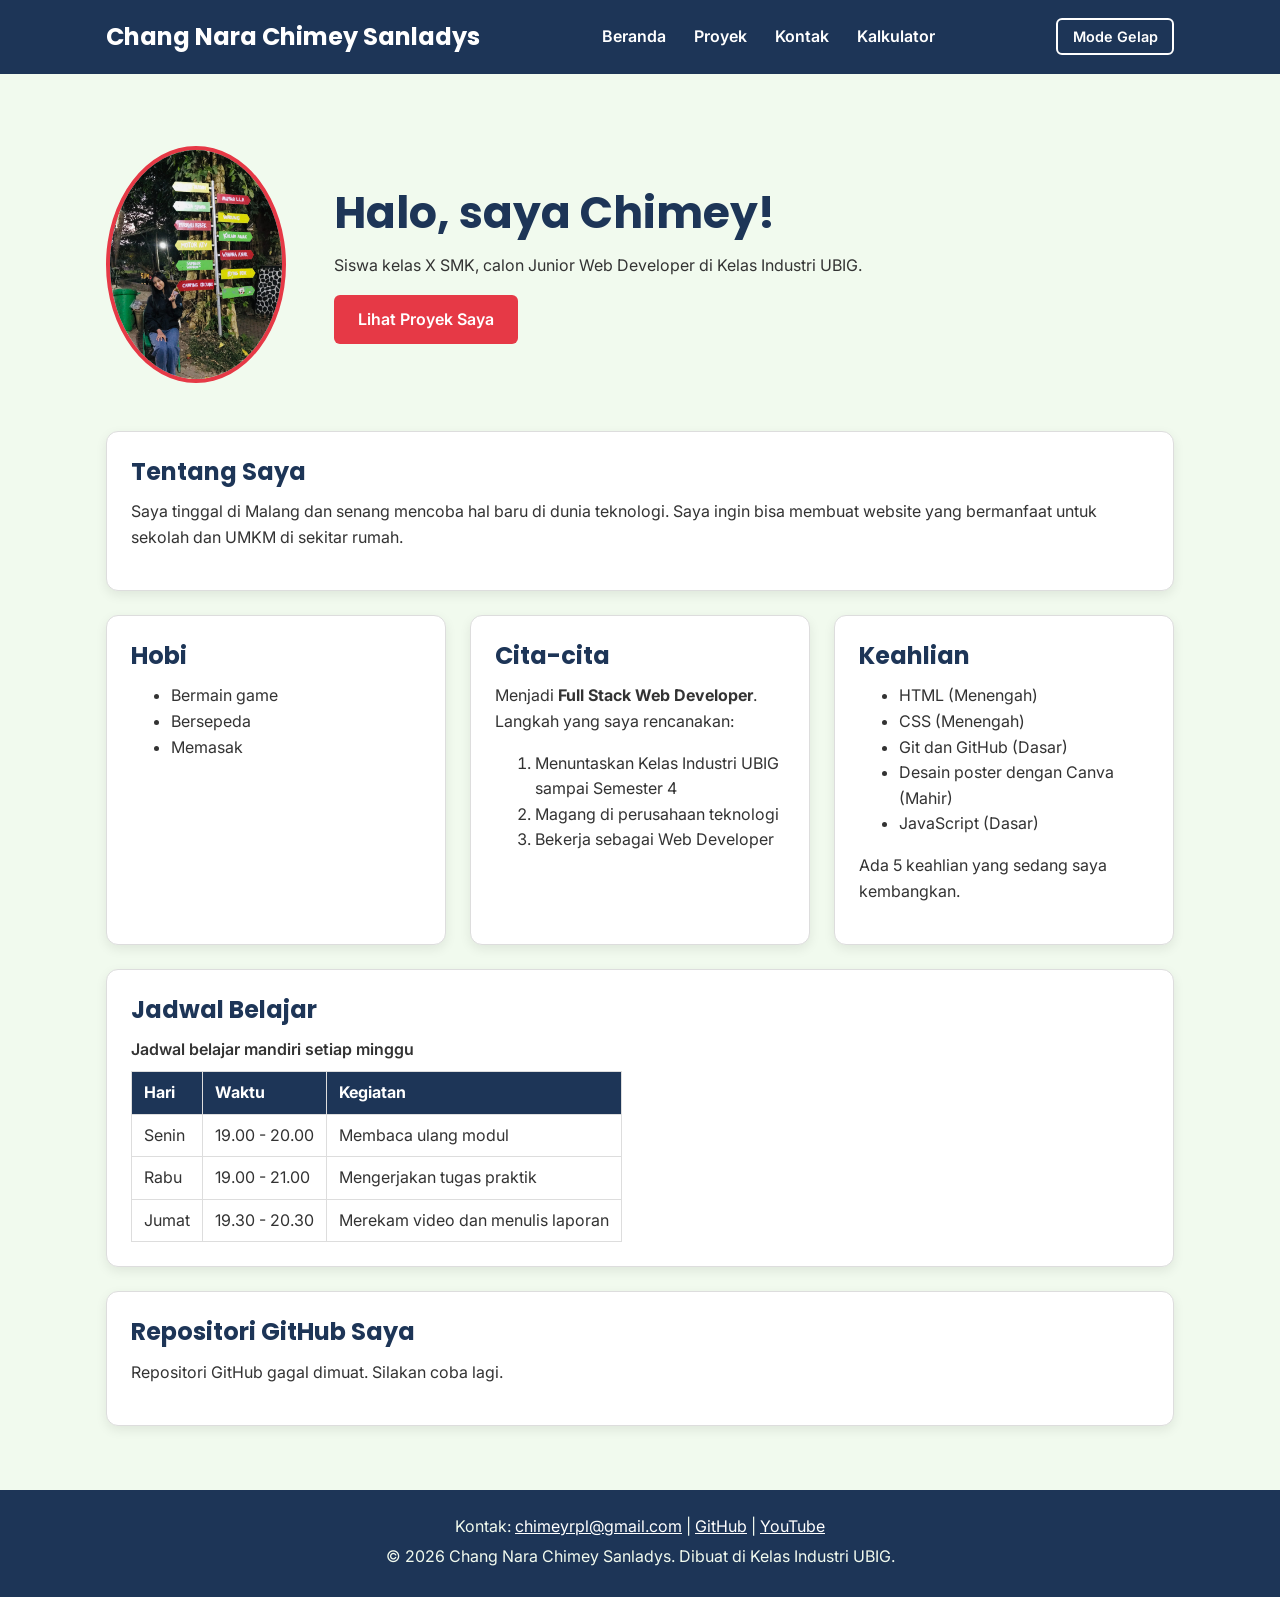
<file: index.html>
<!DOCTYPE html>
<html lang="id">
<head>
  <meta charset="UTF-8">
  <meta name="viewport" content="width=device-width, initial-scale=1.0">
  <title>Chang Nara Chimey Sanladys | Beranda</title>

  <link rel="preconnect" href="https://fonts.googleapis.com">
  <link rel="preconnect" href="https://fonts.gstatic.com" crossorigin>
  <link href="https://fonts.googleapis.com/css2?family=Inter:wght@400;600&family=Poppins:wght@600;700&display=swap" rel="stylesheet">

  <link rel="stylesheet" href="css/style.css">
  <script src="main.js" defer></script>
</head>

<body>
  <header>
    <div class="container navbar">
      <h1>Chang Nara Chimey Sanladys</h1>

      <nav class="menu-laptop">
        <ul>
          <li><a href="index.html">Beranda</a></li>
          <li><a href="proyek.html">Proyek</a></li>
          <li><a href="kontak.html">Kontak</a></li>
          <li><a href="kalkulator.html">Kalkulator</a></li>
        </ul>
      </nav>

      <details class="menu-ponsel">
        <summary>Menu</summary>
        <nav>
          <ul>
            <li><a href="index.html">Beranda</a></li>
            <li><a href="proyek.html">Proyek</a></li>
            <li><a href="kontak.html">Kontak</a></li>
            <li><a href="kalkulator.html">Kalkulator</a></li>
          </ul>
        </nav>
      </details>

      <button type="button" id="tombol-tema" class="tombol-tema">
        Mode Gelap
      </button>
    </div>
  </header>

  <main>
    <div class="container">

      <section class="hero">
        <img src="img/CHIMEYY.jpeg" alt="Foto profil Chimey" width="180">

        <div>
          <h2>Halo, saya Chimey!</h2>
          <p>Siswa kelas X SMK, calon Junior Web Developer di Kelas Industri UBIG.</p>
          <a href="proyek.html" class="tombol">Lihat Proyek Saya</a>
        </div>
      </section>

      <section class="kartu">
        <h2>Tentang Saya</h2>
        <p>Saya tinggal di Malang dan senang mencoba hal baru di dunia teknologi. Saya ingin bisa membuat website yang bermanfaat untuk sekolah dan UMKM di sekitar rumah.</p>
      </section>

      <div class="daftar-kartu">

        <section class="kartu">
          <h2>Hobi</h2>
          <ul>
            <li>Bermain game</li>
            <li>Bersepeda</li>
            <li>Memasak</li>
          </ul>
        </section>

        <section class="kartu">
          <h2>Cita-cita</h2>
          <p>Menjadi <strong>Full Stack Web Developer</strong>. Langkah yang saya rencanakan:</p>
          <ol>
            <li>Menuntaskan Kelas Industri UBIG sampai Semester 4</li>
            <li>Magang di perusahaan teknologi</li>
            <li>Bekerja sebagai Web Developer</li>
          </ol>
        </section>

        <section class="kartu">
          <h2>Keahlian</h2>
          <ul id="daftar-skill"></ul>
          <p id="jumlah-skill"></p>
        </section>

      </div>

      <section class="kartu">
        <h2>Jadwal Belajar</h2>

        <table>
          <caption>Jadwal belajar mandiri setiap minggu</caption>
          <thead>
            <tr>
              <th>Hari</th>
              <th>Waktu</th>
              <th>Kegiatan</th>
            </tr>
          </thead>

          <tbody>
            <tr>
              <td>Senin</td>
              <td>19.00 - 20.00</td>
              <td>Membaca ulang modul</td>
            </tr>
            <tr>
              <td>Rabu</td>
              <td>19.00 - 21.00</td>
              <td>Mengerjakan tugas praktik</td>
            </tr>
            <tr>
              <td>Jumat</td>
              <td>19.30 - 20.30</td>
              <td>Merekam video dan menulis laporan</td>
            </tr>
          </tbody>
        </table>
      </section>

      <!-- REPOSITORI GITHUB -->
      <section class="kartu">
        <h2>Repositori GitHub Saya</h2>
        <p id="status-repo">Memuat daftar repositori...</p>
        <ul id="daftar-repo"></ul>
      </section>

    </div>
  </main>

  <footer>
    <p>
      Kontak:
      <a href="mailto:chimeyrpl@gmail.com">chimeyrpl@gmail.com</a> |
      <a href="https://github.com/chimeyrpl-create" target="_blank" rel="noopener noreferrer">GitHub</a> |
      <a href="https://youtube.com/@changnara09?si=5zUnjG6dfMdZkvKN" target="_blank" rel="noopener noreferrer">YouTube</a>
    </p>

    <p>&copy; 2026 Chang Nara Chimey Sanladys. Dibuat di Kelas Industri UBIG.</p>
  </footer>
</body>
</html>
</file>
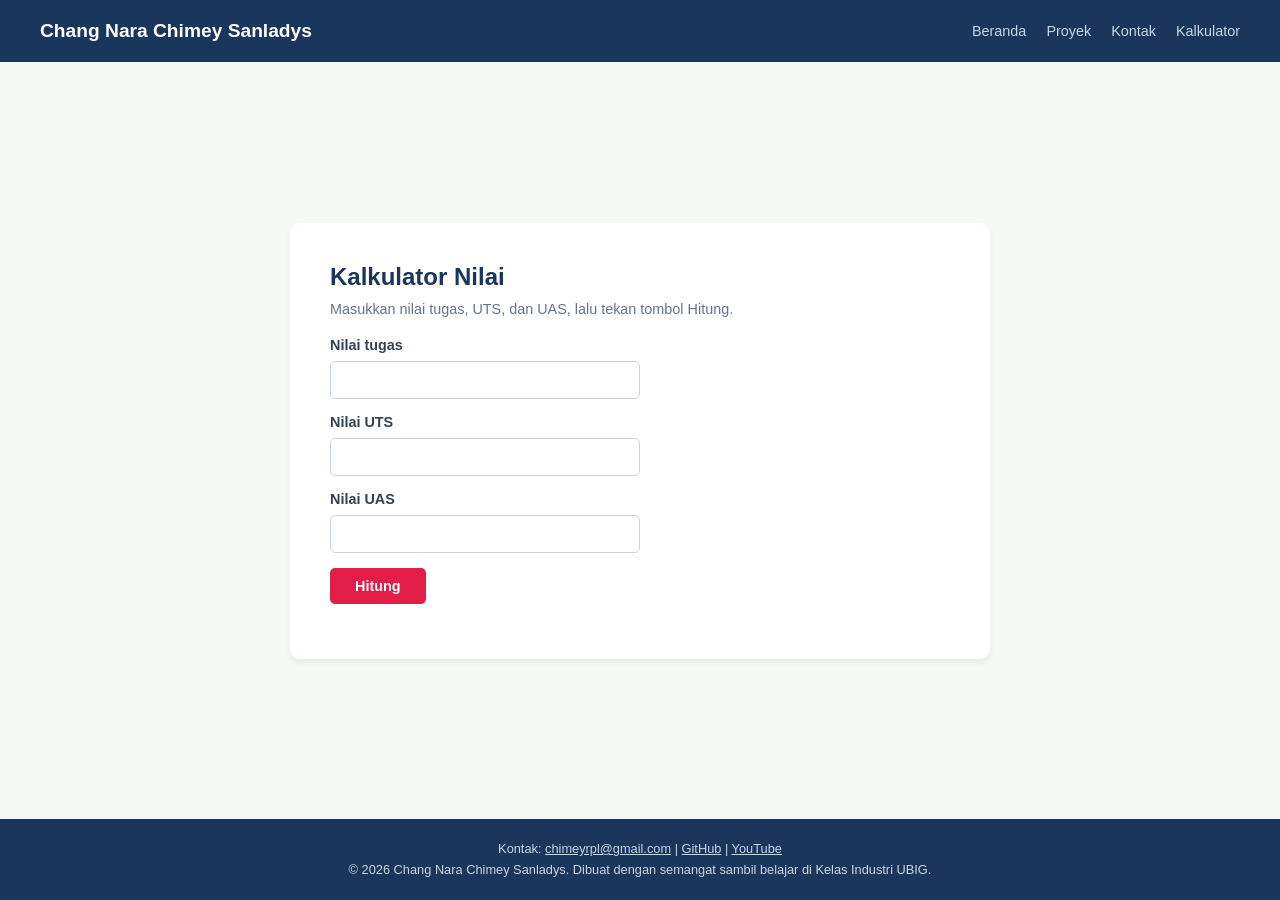
<file: kalkulator.html>
<!DOCTYPE html>
<html lang="id">
<head>
    <meta charset="UTF-8">
    <meta name="viewport" content="width=device-width, initial-scale=1.0">
    <title>Kalkulator Nilai - Chang Nara Chimey Sanladys</title>
    <link rel="stylesheet" href="css/kalkulator.css">
</head>
<body>

    <nav>
        <h1>Chang Nara Chimey Sanladys</h1>
        <ul>
            <li><a href="index.html">Beranda</a></li>
            <li><a href="proyek.html">Proyek</a></li>
            <li><a href="kontak.html">Kontak</a></li>
            <li><a href="kalkulator.html">Kalkulator</a></li>
        </ul>
    </nav>

    <main>
        <div class="card">
            <h2>Kalkulator Nilai</h2>
            <p class="deskripsi">Masukkan nilai tugas, UTS, dan UAS, lalu tekan tombol Hitung.</p>

            <div class="input-group">
                <label for="tugas">Nilai tugas</label>
                <input type="number" id="tugas" min="0" max="100">
            </div>

            <div class="input-group">
                <label for="pts">Nilai UTS</label>
                <input type="number" id="pts" min="0" max="100">
            </div>

            <div class="input-group">
                <label for="pas">Nilai UAS</label>
                <input type="number" id="pas" min="0" max="100">
            </div>

            <button id="btnHitung" onclick="hitungNilai()">Hitung</button>

            <p id="hasil"></p>
        </div>
    </main>

    <footer>
        <p>Kontak: <a href="mailto:chimeyrpl@gmail.com">chimeyrpl@gmail.com</a> |
            <a href="https://github.com/chimeyrpl-create" target="_blank">GitHub</a> |
            <a href="https://youtube.com/@changnara09?si=5zUnjG6dfMdZkvKN" target="_blank">YouTube</a></p>
        <p>© 2026 Chang Nara Chimey Sanladys. Dibuat dengan semangat sambil belajar di Kelas Industri UBIG.</p>
    </footer>

    <script src="kalkulator.js"></script>
</body>
</html>
</file>
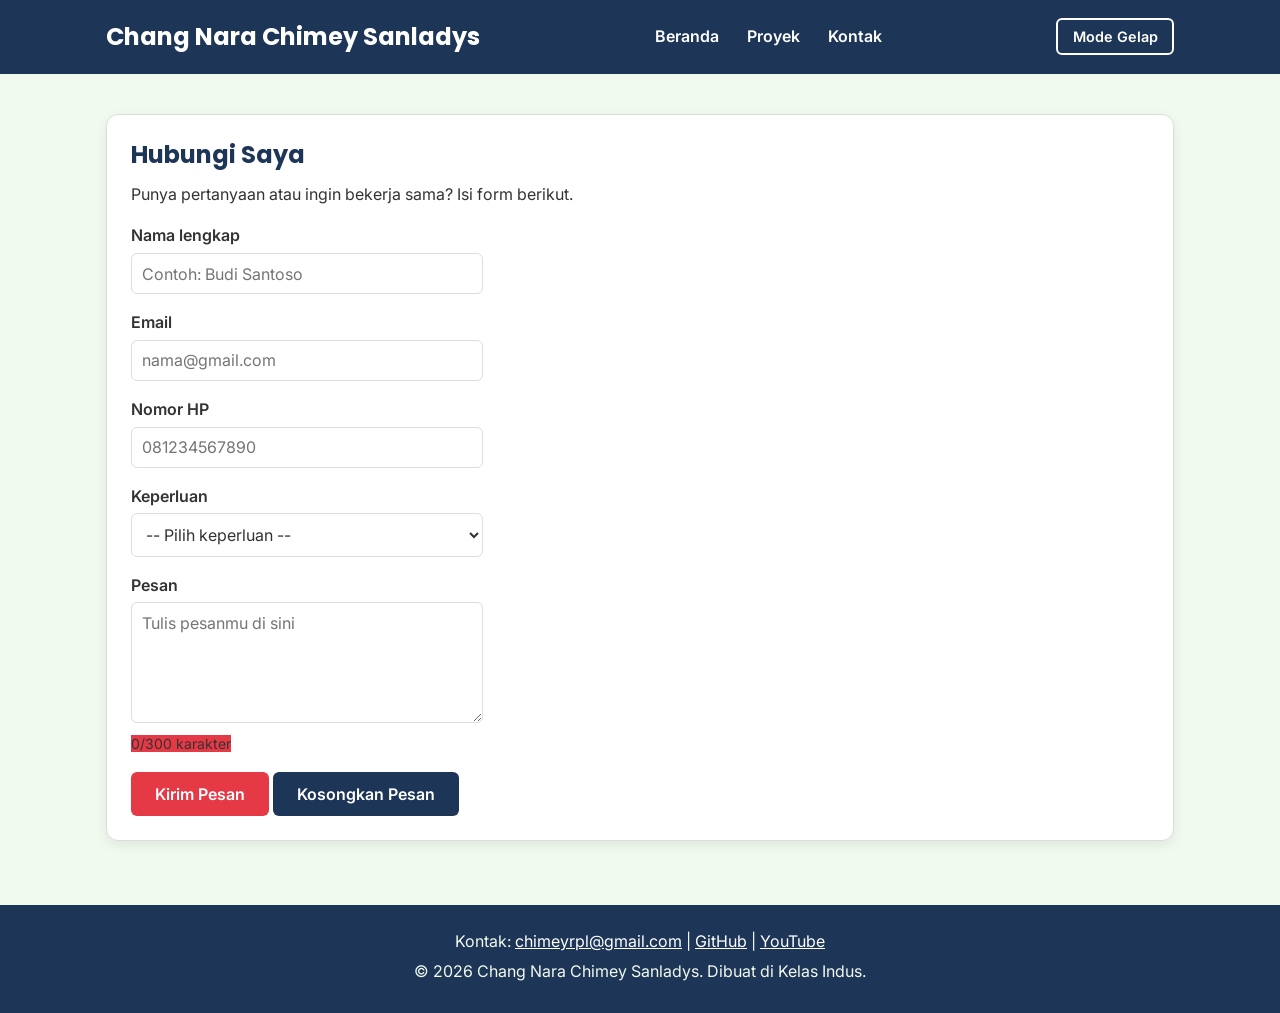
<file: kontak.html>
<!DOCTYPE html>
<html lang="id">

<head>
  <meta charset="UTF-8">
  <meta name="viewport" content="width=device-width, initial-scale=1.0">

  <title>Chang Nara Chimey Sanladys | Kontak</title>

  <link rel="preconnect" href="https://fonts.googleapis.com">
  <link rel="preconnect" href="https://fonts.gstatic.com" crossorigin>

  <link href="https://fonts.googleapis.com/css2?family=Inter:wght@400;600&family=Poppins:wght@600;700&display=swap" rel="stylesheet">

  <!-- Menghubungkan CSS -->
  <link rel="stylesheet" href="css/style.css">

  <!-- Menghubungkan JavaScript -->
  <script src="main.js" defer></script>
</head>

<body>

  <header>
    <div class="container navbar">

      <h1>Chang Nara Chimey Sanladys</h1>

      <nav class="menu-laptop">
        <ul>
          <li><a href="index.html">Beranda</a></li>
          <li><a href="proyek.html">Proyek</a></li>
          <li><a href="kontak.html">Kontak</a></li>
        </ul>
      </nav>

      <details class="menu-ponsel">
        <summary>Menu</summary>
        <nav>
          <ul>
            <li><a href="index.html">Beranda</a></li>
            <li><a href="proyek.html">Proyek</a></li>
            <li><a href="kontak.html">Kontak</a></li>
          </ul>
        </nav>
      </details>

      <!-- Tombol Mode Gelap -->
      <button type="button" id="tombol-tema" class="tombol-tema">
        Mode Gelap
      </button>

    </div>
  </header>

  <main>
    <div class="container">

      <section class="kartu">

        <h2>Hubungi Saya</h2>

        <p>Punya pertanyaan atau ingin bekerja sama? Isi form berikut.</p>

        <form>

          <p>
            <label for="nama">Nama lengkap</label><br>
            <input type="text" id="nama" name="nama"
              placeholder="Contoh: Budi Santoso" required>
          </p>

          <p>
            <label for="email">Email</label><br>
            <input type="email" id="email" name="email"
              placeholder="nama@gmail.com" required>
          </p>

          <p>
            <label for="hp">Nomor HP</label><br>
            <input type="tel" id="hp" name="hp"
              placeholder="081234567890" required>
          </p>

          <p>
            <label for="keperluan">Keperluan</label><br>

            <select id="keperluan" name="keperluan" required>
              <option value="">-- Pilih keperluan --</option>
              <option value="bertanya">Bertanya</option>
              <option value="kerja-sama">Kerja sama proyek</option>
              <option value="lainnya">Lainnya</option>
            </select>
          </p>

          <p>
            <label for="pesan">Pesan</label><br>

            <textarea id="pesan" name="pesan"
              rows="5" cols="40" maxlength="300"
              placeholder="Tulis pesanmu di sini" required></textarea><br>

            <span id="hitung-karakter" class="keterangan hampir-penuh">
              0/300 karakter
            </span>
          </p>

          <button type="submit">Kirim Pesan</button>
          <button type="button" id="tombol-kosongkan" class="tombol-kedua">Kosongkan Pesan</button>

        </form>

      </section>
    </div>
  </main>

  <footer>
    <p>
      Kontak:
      <a href="mailto:chimeyrpl@gmail.com">chimeyrpl@gmail.com</a> |
      <a href="https://github.com/chimeyrpl-create" target="_blank">GitHub</a> |
      <a href="https://youtube.com/@changnara09?si=5zUnjG6dfMdZkvKN" target="_blank">YouTube</a>
    </p>

    <p>
      &copy; 2026 Chang Nara Chimey Sanladys. Dibuat di Kelas Indus.
    </p>
  </footer>

</body>
</html>
</file>
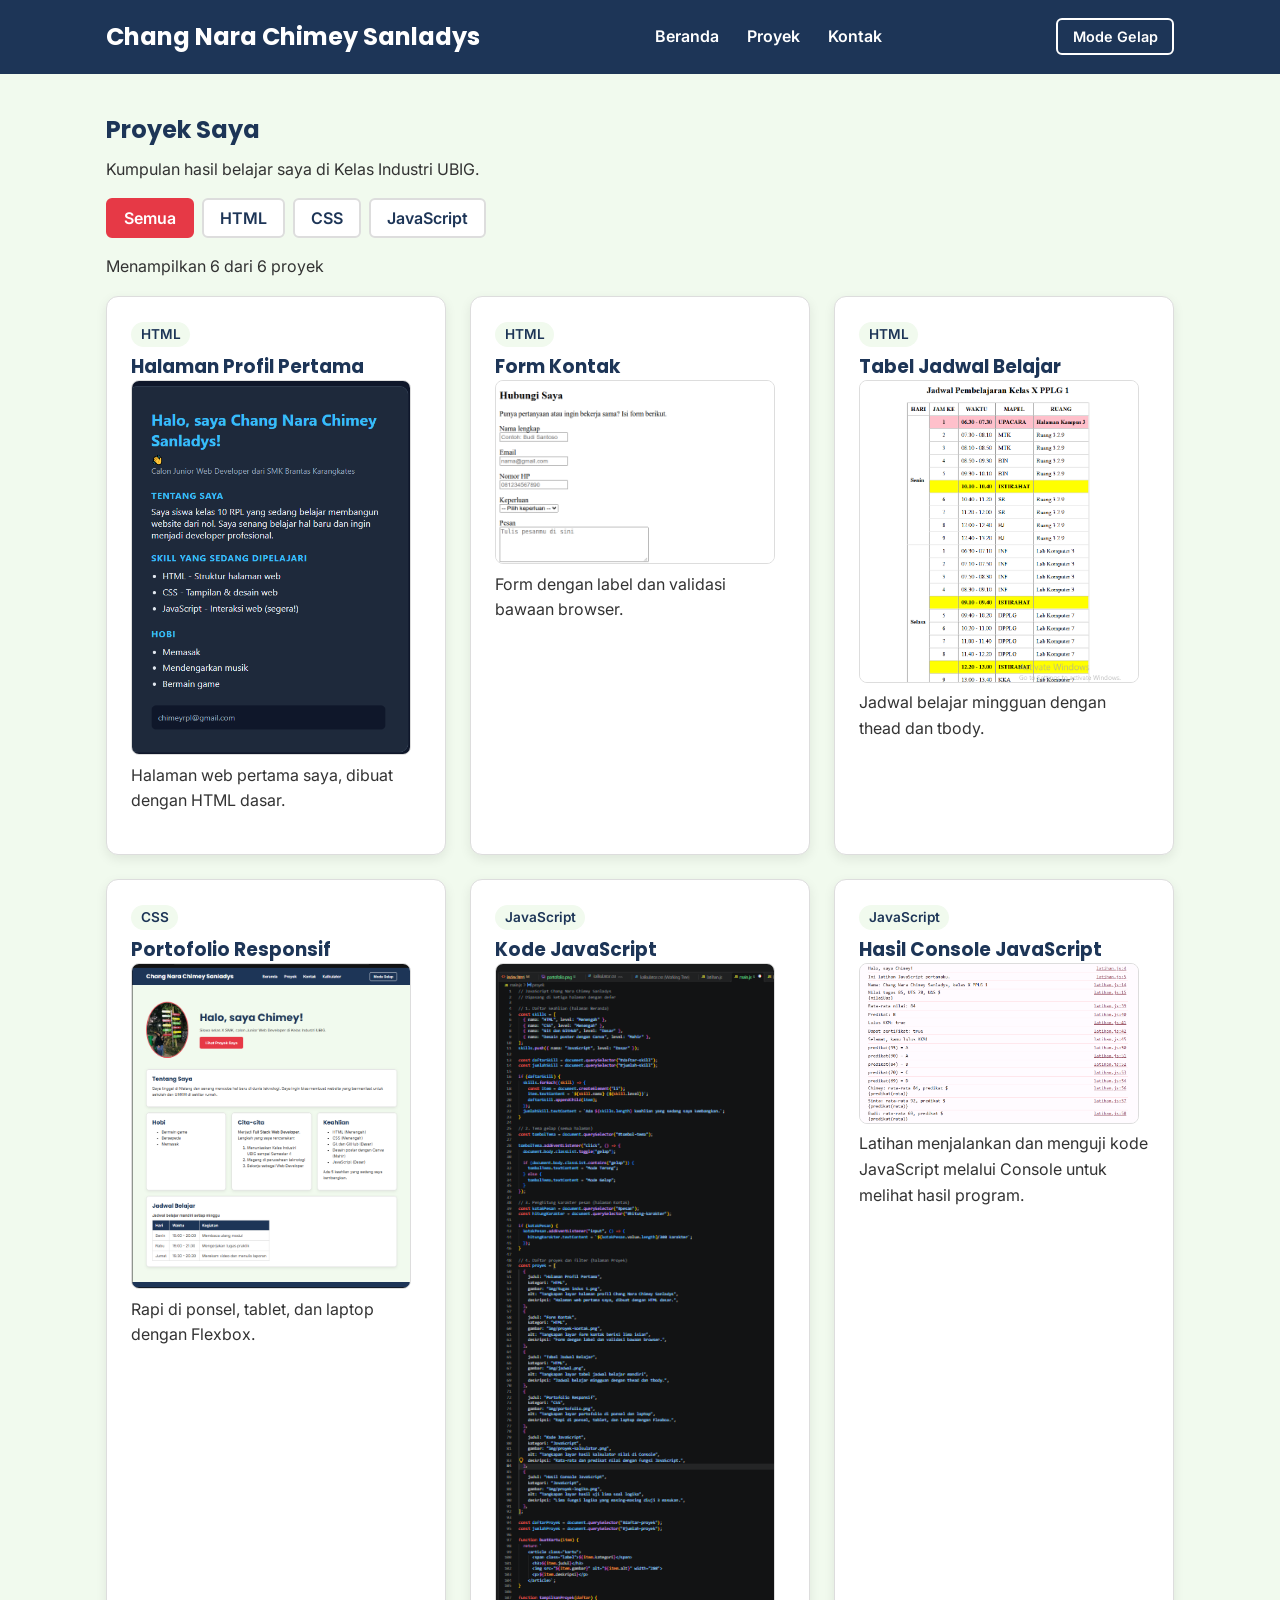
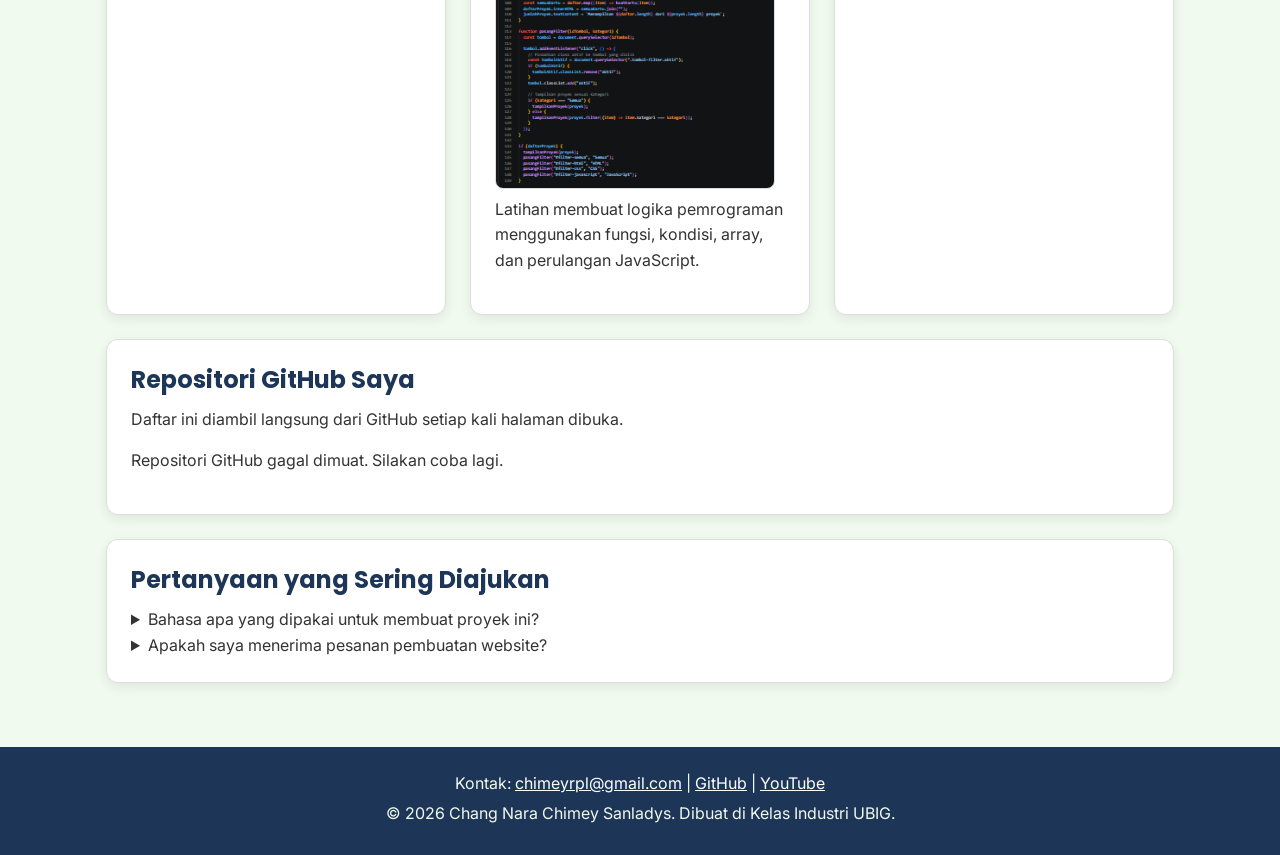
<file: proyek.html>
<!DOCTYPE html>
<html lang="id">
<head>
  <meta charset="UTF-8">
  <meta name="viewport" content="width=device-width, initial-scale=1.0">
  <title>Chang Nara Chimey Sanladys | Proyek</title>
  <link rel="preconnect" href="https://fonts.googleapis.com">
  <link rel="preconnect" href="https://fonts.gstatic.com" crossorigin>
  <link href="https://fonts.googleapis.com/css2?family=Inter:wght@400;600&family=Poppins:wght@600;700&display=swap" rel="stylesheet">
  <link rel="stylesheet" href="css/style.css">
  <script src="main.js" defer></script>
</head>
<body>
  <header>
    <div class="container navbar">
      <h1>Chang Nara Chimey Sanladys</h1>
      <nav class="menu-laptop">
        <ul>
          <li><a href="index.html">Beranda</a></li>
          <li><a href="proyek.html">Proyek</a></li>
          <li><a href="kontak.html">Kontak</a></li>
        </ul>
      </nav>
      <details class="menu-ponsel">
        <summary>Menu</summary>
        <nav>
          <ul>
            <li><a href="index.html">Beranda</a></li>
            <li><a href="proyek.html">Proyek</a></li>
            <li><a href="kontak.html">Kontak</a></li>
          </ul>
        </nav>
      </details>
      <button type="button" id="tombol-tema" class="tombol-tema">Mode Gelap</button>
    </div>
  </header>

  <main>
    <div class="container">
      <section>
        <h2>Proyek Saya</h2>
        <p>Kumpulan hasil belajar saya di Kelas Industri UBIG.</p>

        <div class="filter">
          <button type="button" class="tombol-filter aktif" id="filter-semua">Semua</button>
          <button type="button" class="tombol-filter" id="filter-html">HTML</button>
          <button type="button" class="tombol-filter" id="filter-css">CSS</button>
          <button type="button" class="tombol-filter" id="filter-javascript">JavaScript</button>
        </div>
        <p id="jumlah-proyek"></p>
        <div class="daftar-kartu" id="daftar-proyek"></div>
      </section>
<section class="kartu">
  <h2>Repositori GitHub Saya</h2>
  <p>Daftar ini diambil langsung dari GitHub setiap kali halaman dibuka.</p>
  <p id="status-repo"></p>
  <ul id="daftar-repo"></ul>
</section>
      <!-- FAQ dengan details dan summary -->
      <section class="kartu">
        <h2>Pertanyaan yang Sering Diajukan</h2>
        <details>
          <summary>Bahasa apa yang dipakai untuk membuat proyek ini?</summary>
          <p>Proyek di halaman ini dibuat dengan HTML, CSS, dan JavaScript. Pilih tombol kategori di atas untuk melihat proyek per bahasa.</p>
        </details>
        <details>
          <summary>Apakah saya menerima pesanan pembuatan website?</summary>
          <p>Belum, saya masih belajar. Namun kamu tetap boleh menghubungi saya melalui halaman Kontak.</p>
        </details>
      </section>
    </div>
  </main>

  <footer>
    <p>Kontak: <a href="mailto:chimeyrpl@gmail.com">chimeyrpl@gmail.com</a> |
      <a href="https://github.com/chimeyrpl-create" target="_blank">GitHub</a> |
      <a href="https://youtube.com/@changnara09?si=5zUnjG6dfMdZkvKN" target="_blank">YouTube</a></p>
    <p>&copy; 2026 Chang Nara Chimey Sanladys. Dibuat di Kelas Industri UBIG.</p>
  </footer>
</body>
</html>
</file>
<file: css/style.css>
/* Gaya portofolio Chang Nara Chimey Sanladys
   Palet: #1D3557 (utama), #E63946 (aksen), #F1FAEE (latar)
   Huruf: Poppins (judul), Inter (isi)
   Tata letak: mobile first, titik ubah 768px (tablet) dan 1024px (laptop) */

/* 1. Reset */
* {
  box-sizing: border-box;
  margin: 0;
}

img {
  max-width: 100%;
  height: auto;
}

/* 2. Dasar halaman: warna dan huruf */
:root {
  --warna-utama: #1D3557;
  --warna-judul: #1D3557;
  --warna-aksen: #E63946;
  --warna-tautan: #E63946;
  --warna-latar: #F1FAEE;
  --warna-teks: #333333;
  --warna-kartu: #FFFFFF;
  --warna-garis: #DDDDDD;
}

body {
  font-family: "Inter", Arial, sans-serif;
  font-size: 1rem;
  line-height: 1.6;
  color: var(--warna-teks);
  background-color: var(--warna-latar);
}

h1, h2, h3 {
  font-family: "Poppins", Arial, sans-serif;
  color: var(--warna-judul);
  line-height: 1.3;
}

h2 {
  margin-bottom: 0.75rem;
}

p, ul, ol {
  margin-bottom: 1rem;
}

a {
  color: var(--warna-tautan);
}

/* 3. Wadah, header, dan menu */
.container {
  max-width: 1100px;
  margin: 0 auto;
  padding: 0 1rem;
}

header {
  background-color: var(--warna-utama);
  color: #FFFFFF;
  padding: 1rem 0;
}

header h1 {
  color: #FFFFFF;
  font-size: 1.5rem;
}

.navbar {
  display: flex;
  flex-wrap: wrap;
  justify-content: space-between;
  align-items: center;
  gap: 0.5rem;
}

nav ul {
  display: flex;
  gap: 0.25rem;
  padding: 0;
  margin: 0;
  list-style: none;
}

nav a {
  display: inline-block;
  padding: 0.5rem 0.75rem;
  border-radius: 6px;
  color: #FFFFFF;
  font-weight: 600;
  text-decoration: none;
}

/* Tantangan: menu ponsel buka-tutup dengan details */
.menu-laptop {
  display: none;
}

.menu-ponsel summary {
  padding: 0.5rem 0.75rem;
  border: 1px solid #FFFFFF;
  border-radius: 6px;
  font-weight: 600;
  cursor: pointer;
}

.menu-ponsel ul {
  flex-direction: column;
  margin-top: 0.5rem;
}

/* 4. Isi utama, hero, dan kartu */
main {
  padding: 1.5rem 0;
}

.hero {
  display: flex;
  flex-direction: column;
  align-items: center;
  gap: 1.5rem;
  padding: 1rem 0 2rem;
  text-align: center;
}

.hero img {
  border: 4px solid var(--warna-aksen);
  border-radius: 50%;
}

.hero h2 {
  font-size: 2rem;
}

.tombol {
  display: inline-block;
  padding: 0.75rem 1.5rem;
  border-radius: 6px;
  background-color: var(--warna-aksen);
  color: #FFFFFF;
  font-weight: 600;
  text-decoration: none;
}

.kartu {
  background-color: var(--warna-kartu);
  padding: 1rem;
  margin-bottom: 1.5rem;
  border: 1px solid var(--warna-garis);
  border-radius: 12px;
  box-shadow: 0 4px 12px rgba(0, 0, 0, 0.08);
}

.daftar-kartu {
  display: flex;
  flex-wrap: wrap;
  gap: 1.5rem;
  margin-bottom: 1.5rem;
}

.daftar-kartu .kartu {
  flex: 1 1 280px;
  margin-bottom: 0;
}

article img {
  border-radius: 8px;
  border: 1px solid var(--warna-garis);
}

/* 5. Tabel */
table {
  border-collapse: collapse;
}

caption {
  font-weight: 600;
  text-align: left;
  margin-bottom: 0.5rem;
}

th, td {
  border: 1px solid var(--warna-garis);
  padding: 0.5rem 0.75rem;
  text-align: left;
}

th {
  background-color: var(--warna-utama);
  color: #FFFFFF;
}

/* 6. Form */
label {
  font-weight: 600;
}

input, select, textarea {
  width: 100%;
  max-width: 22rem;
  padding: 0.6rem;
  margin-top: 0.25rem;
  border: 1px solid var(--warna-garis);
  border-radius: 6px;
  font-family: inherit;
  font-size: 1rem;
  background-color: var(--warna-kartu);
  color: var(--warna-teks);
}

button {
  padding: 0.75rem 1.5rem;
  border: none;
  border-radius: 6px;
  background-color: var(--warna-aksen);
  color: #FFFFFF;
  font-family: inherit;
  font-size: 1rem;
  font-weight: 600;
  cursor: pointer;
}

.keterangan {
  font-size: 0.875rem;
}

/* 7. Footer */
footer {
  background-color: var(--warna-utama);
  color: #F1FAEE;
  text-align: center;
  padding: 1.5rem;
}

footer p {
  margin-bottom: 0.25rem;
}

footer a {
  color: #FFFFFF;
}

/* 8. Tablet: lebar layar 768px ke atas */
@media (min-width: 768px) {
  .menu-laptop {
    display: block;
  }

  .menu-ponsel {
    display: none;
  }

  .hero {
    flex-direction: row;
    padding: 2rem 0 3rem;
    text-align: left;
  }

  .kartu {
    padding: 1.5rem;
  }
}

/* 9. Laptop: lebar layar 1024px ke atas */
@media (min-width: 1024px) {
  main {
    padding: 2.5rem 0;
  }

  .hero {
    gap: 3rem;
  }

  .hero h2 {
    font-size: 2.75rem;
  }
}

/* 10. Tombol tema, filter, dan label kategori */
.tombol-tema {
  padding: 0.5rem 0.9rem;
  border: 2px solid #FFFFFF;
  background-color: transparent;
  font-size: 0.9rem;
}

.filter {
  display: flex;
  flex-wrap: wrap;
  gap: 0.5rem;
  margin-bottom: 1rem;
}

.tombol-filter {
  padding: 0.5rem 1rem;
  border: 2px solid var(--warna-garis);
  background-color: var(--warna-kartu);
  color: var(--warna-judul);
}

.tombol-filter.aktif {
  background-color: var(--warna-aksen);
  border-color: var(--warna-aksen);
  color: #FFFFFF;
}

.label {
  display: inline-block;
  padding: 0.1rem 0.6rem;
  margin-bottom: 0.5rem;
  border-radius: 999px;
  background-color: var(--warna-latar);
  color: var(--warna-judul);
  font-size: 0.85rem;
  font-weight: 600;
}

/* 11. Tema gelap: isi variabel diganti saat body memiliki class gelap */
body.gelap {
  --warna-utama: #0B1526;
  --warna-judul: #A8DADC;
  --warna-tautan: #FF8A8A;
  --warna-latar: #121A24;
  --warna-teks: #E3E8EE;
  --warna-kartu: #1C2836;
  --warna-garis: #34465A;
}
.hampir-penuh {
  background-color: var(--warna-aksen);
}
.tombol-kedua {
  background-color: var(--warna-utama);
}
</file>
<file: css/kalkulator.css>
* {
    box-sizing: border-box;
    margin: 0;
    padding: 0;
    font-family: 'Segoe UI', Tahoma, Geneva, Verdana, sans-serif;
}

body {
    background-color: #f4f9f4;
    display: flex;
    flex-direction: column;
    min-height: 100vh;
}

/* Navbar */
nav {
    background-color: #1a365d;
    color: white;
    padding: 20px 40px;
    display: flex;
    justify-content: space-between;
    align-items: center;
}

nav h1 {
    font-size: 1.2rem;
    font-weight: bold;
}

nav ul {
    display: flex;
    list-style: none;
    gap: 20px;
}

nav ul li a {
    color: #cbd5e1;
    text-decoration: none;
    font-size: 0.9rem;
}

/* Main */
main {
    flex: 1;
    display: flex;
    justify-content: center;
    align-items: center;
    padding: 40px 20px;
}

/* Card */
.card {
    background: white;
    width: 100%;
    max-width: 700px;
    padding: 40px;
    border-radius: 10px;
    box-shadow: 0 4px 6px rgba(0, 0, 0, 0.05);
}

.card h2 {
    color: #1a365d;
    margin-bottom: 10px;
    font-size: 1.5rem;
}

.card p.deskripsi {
    color: #64748b;
    font-size: 0.9rem;
    margin-bottom: 20px;
}

/* Form */
.input-group {
    margin-bottom: 15px;
}

.input-group label {
    display: block;
    font-size: 0.9rem;
    font-weight: 600;
    color: #334155;
    margin-bottom: 8px;
}

.input-group input {
    width: 50%;
    padding: 10px;
    border: 1px solid #cbd5e1;
    border-radius: 5px;
    font-size: 0.9rem;
    outline: none;
}

/* Button */
button {
    background-color: #e11d48;
    color: white;
    border: none;
    padding: 10px 25px;
    border-radius: 5px;
    font-size: 0.9rem;
    cursor: pointer;
    margin-bottom: 15px;
    font-weight: bold;
}

button:hover {
    background-color: #be123c;
}

/* Result */
#hasil {
    font-size: 0.9rem;
    color: #334155;
}

/* Footer */
footer {
    background-color: #1a365d;
    color: #cbd5e1;
    text-align: center;
    padding: 20px;
    font-size: 0.8rem;
    line-height: 1.6;
}

footer a {
    color: #cbd5e1;
    text-decoration: underline;
}
</file>
